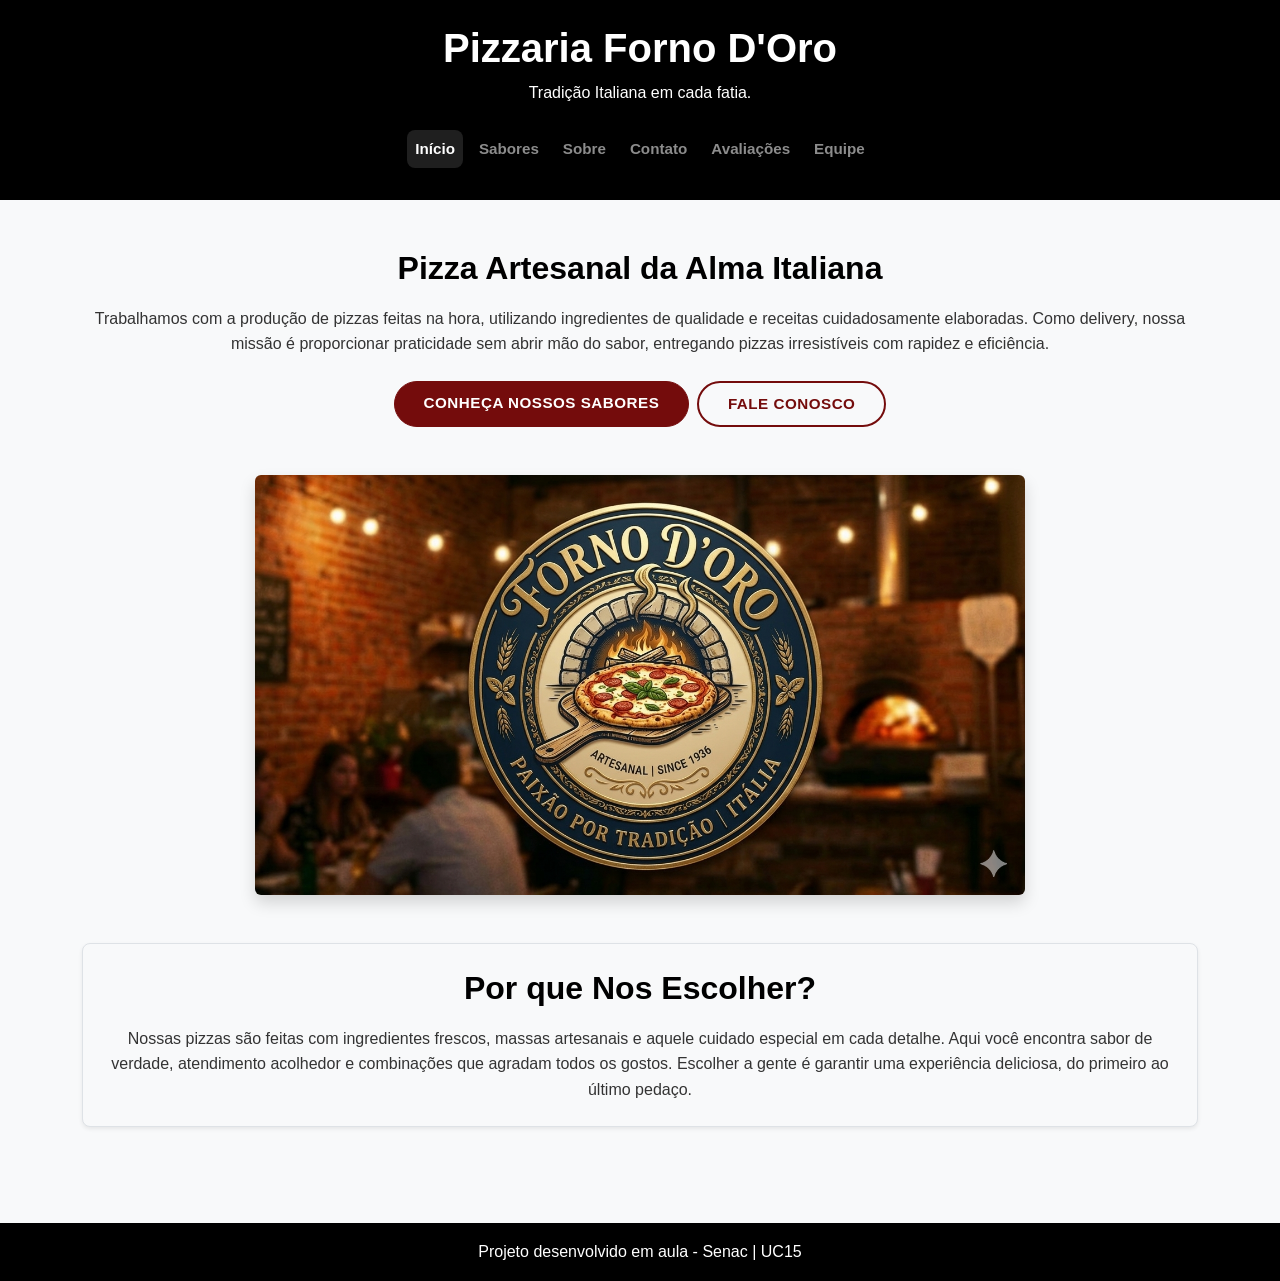
<file: index.html>
<!DOCTYPE html>
<html lang="pt-BR">
<head>
    <!--
        Define o conjunto de caracteres do documento.
        Isso garante que acentos e caracteres especiais do português apareçam corretamente.
    -->
    <meta charset="UTF-8">

    <!--
        Faz a página se adaptar à largura do dispositivo.
        Essa linha é essencial para o comportamento responsivo em celulares e tablets.
    -->
    <meta name="viewport" content="width=device-width, initial-scale=1.0">

    <!--
        Título exibido na aba do navegador.
        Como esta é a página inicial, o título indica o nome da empresa e a função da página.
    -->
    <title>Pizzaria Forno D'Oro - Início</title>

    <!--
        Conexão com o Bootstrap por CDN.
        O Bootstrap fornece classes prontas para:
        - grids
        - menus
        - botões
        - cards
        - espaçamentos
        - responsividade
    -->
    <link href="https://cdn.jsdelivr.net/npm/bootstrap@5.3.8/dist/css/bootstrap.min.css" rel="stylesheet">

    <!--
        Conexão com o CSS personalizado do projeto.
        Ele complementa o Bootstrap com ajustes próprios do site.
    -->
    <link rel="stylesheet" href="style.css">
</head>
<body>
    <!--
        CABEÇALHO DO SITE
        Aqui ficam o nome da empresa, a frase principal e o menu.
        Esse bloco é repetido nas outras páginas para manter padrão visual e navegação consistente.
    -->
    <header class="topo-site text-white py-4">
        <div class="container">
            <!-- Título principal da empresa -->
            <h1 class="text-center">Pizzaria Forno D'Oro</h1>

            <!-- Texto de apoio logo abaixo do título -->
            <p class="text-center mb-0">
               Tradição Italiana em cada fatia.
            </p>

            <!--
                MENU DE NAVEGAÇÃO PRINCIPAL
                navbar-expand-md = menu expandido em telas médias ou maiores
                navbar-dark = estilo do menu sobre fundo escuro
                mt-3 = margem superior
                aria-label = acessibilidade para leitores de tela
            -->
            <nav class="navbar navbar-expand-md navbar-dark mt-3" aria-label="Menu principal">
                <div class="container-fluid justify-content-center">
                    <!--
                        Botão visível em telas menores.
                        Ele abre e fecha o menu quando o espaço horizontal é pequeno.
                    -->
                    <button
                        class="navbar-toggler"
                        type="button"
                        data-bs-toggle="collapse"
                        data-bs-target="#menuPrincipal"
                        aria-controls="menuPrincipal"
                        aria-expanded="false"
                        aria-label="Alternar navegação"
                    >
                        <span class="navbar-toggler-icon"></span>
                    </button>

                    <!--
                        Área colapsável do menu.
                        Esse bloco aparece recolhido no celular e aberto em telas maiores.
                    -->
                    <div class="collapse navbar-collapse justify-content-center" id="menuPrincipal">
                        <ul class="navbar-nav gap-md-2 text-center">
                            <!--
                                nav-link active indica a página atual.
                                Isso ajuda o usuário a saber em qual página está.
                            -->
                            <li class="nav-item"><a class="nav-link active" href="index.html">Início</a></li>
                            <li class="nav-item"><a class="nav-link" href="sabores.html">Sabores</a></li>
                            <li class="nav-item"><a class="nav-link" href="sobre.html">Sobre</a></li>
                            <li class="nav-item"><a class="nav-link" href="contato.html">Contato</a></li>
                            <li class="nav-item"><a class="nav-link" href="avaliacoes.html">Avaliações</a></li>
                            <li class="nav-item"><a class="nav-link" href="equipe.html">Equipe</a></li>
                        </ul>
                    </div>
                </div>
            </nav>
        </div>
    </header>

    <!--
        CONTEÚDO PRINCIPAL DA PÁGINA
        main indica semanticamente o conteúdo central do documento.
    -->
    <main class="py-5">
        <!--
            SEÇÃO DE APRESENTAÇÃO
            É a primeira informação importante que o usuário visualiza ao entrar no site.
        -->
        <section class="container text-center">
            <h2 class="mb-3">Pizza Artesanal da Alma Italiana</h2>

            <!--
                intro-text é uma classe personalizada do CSS.
                Ela limita a largura do texto para melhorar a leitura em telas grandes.
            -->
            <p class="mb-4 intro-text">
               Trabalhamos com a produção de pizzas feitas na hora, utilizando ingredientes de qualidade e receitas cuidadosamente elaboradas.
            Como delivery, nossa missão é proporcionar praticidade sem abrir mão do sabor, entregando pizzas irresistíveis com rapidez e eficiência.
            </p>

            <!--
                Grupo de botões com flexbox do Bootstrap.
                d-flex = ativa layout flexível
                justify-content-center = centraliza os botões
                gap-2 = espaço entre eles
                flex-wrap = permite quebrar linha se faltar espaço
            -->
            <div class="d-flex justify-content-center gap-2 flex-wrap">
                <!-- Botão principal levando para a página de serviços -->
                <a href="sabores.html" class="btn btn-primary">Conheça nossos sabores</a>

                <!-- Botão secundário levando para contato -->
                <a href="contato.html" class="btn btn-outline-dark">Fale conosco</a>
            </div>
        </section>

        <!--
            SEÇÃO DA IMAGEM PRINCIPAL
            A imagem ajuda a enriquecer visualmente a página inicial.
        -->
        <section class="container mt-5">
            <div class="text-center">
                <img
                    src="logo.png"
                    alt="Logo da Pizzaria Forno D'Oro"
                    class="img-fluid rounded shadow hero-image"
                >
            </div>
        </section>

        <!--
            BLOCO DE DESTAQUE
            Usamos um contêiner com fundo claro para reforçar uma ideia importante da aula:
            a organização do conteúdo em páginas diferentes.
        -->
        <section class="container mt-5">
            <div class="p-4 bg-light rounded-3 shadow-sm text-center">
                <h2 class="mb-3">Por que Nos Escolher?</h2>
                <p class="mb-0">
                    Nossas pizzas são feitas com ingredientes frescos, massas artesanais e aquele cuidado especial em cada detalhe.
                    Aqui você encontra sabor de verdade, atendimento acolhedor e combinações que agradam todos os gostos.
                    Escolher a gente é garantir uma experiência deliciosa, do primeiro ao último pedaço.
                </p>
            </div>
        </section>
    </main>

    <!--
        RODAPÉ DO SITE
        Ele também se repete nas demais páginas para manter identidade visual.
    -->
    <footer class="footer-site text-white text-center py-3 mt-5">
        <p class="m-0">Projeto desenvolvido em aula - Senac | UC15</p>
    </footer>

    <!--
        JavaScript do Bootstrap.
        Ele é necessário para recursos interativos como o botão do menu responsivo.
    -->
    <script src="https://cdn.jsdelivr.net/npm/bootstrap@5.3.8/dist/js/bootstrap.bundle.min.js"></script>
</body>
</html>
</file>
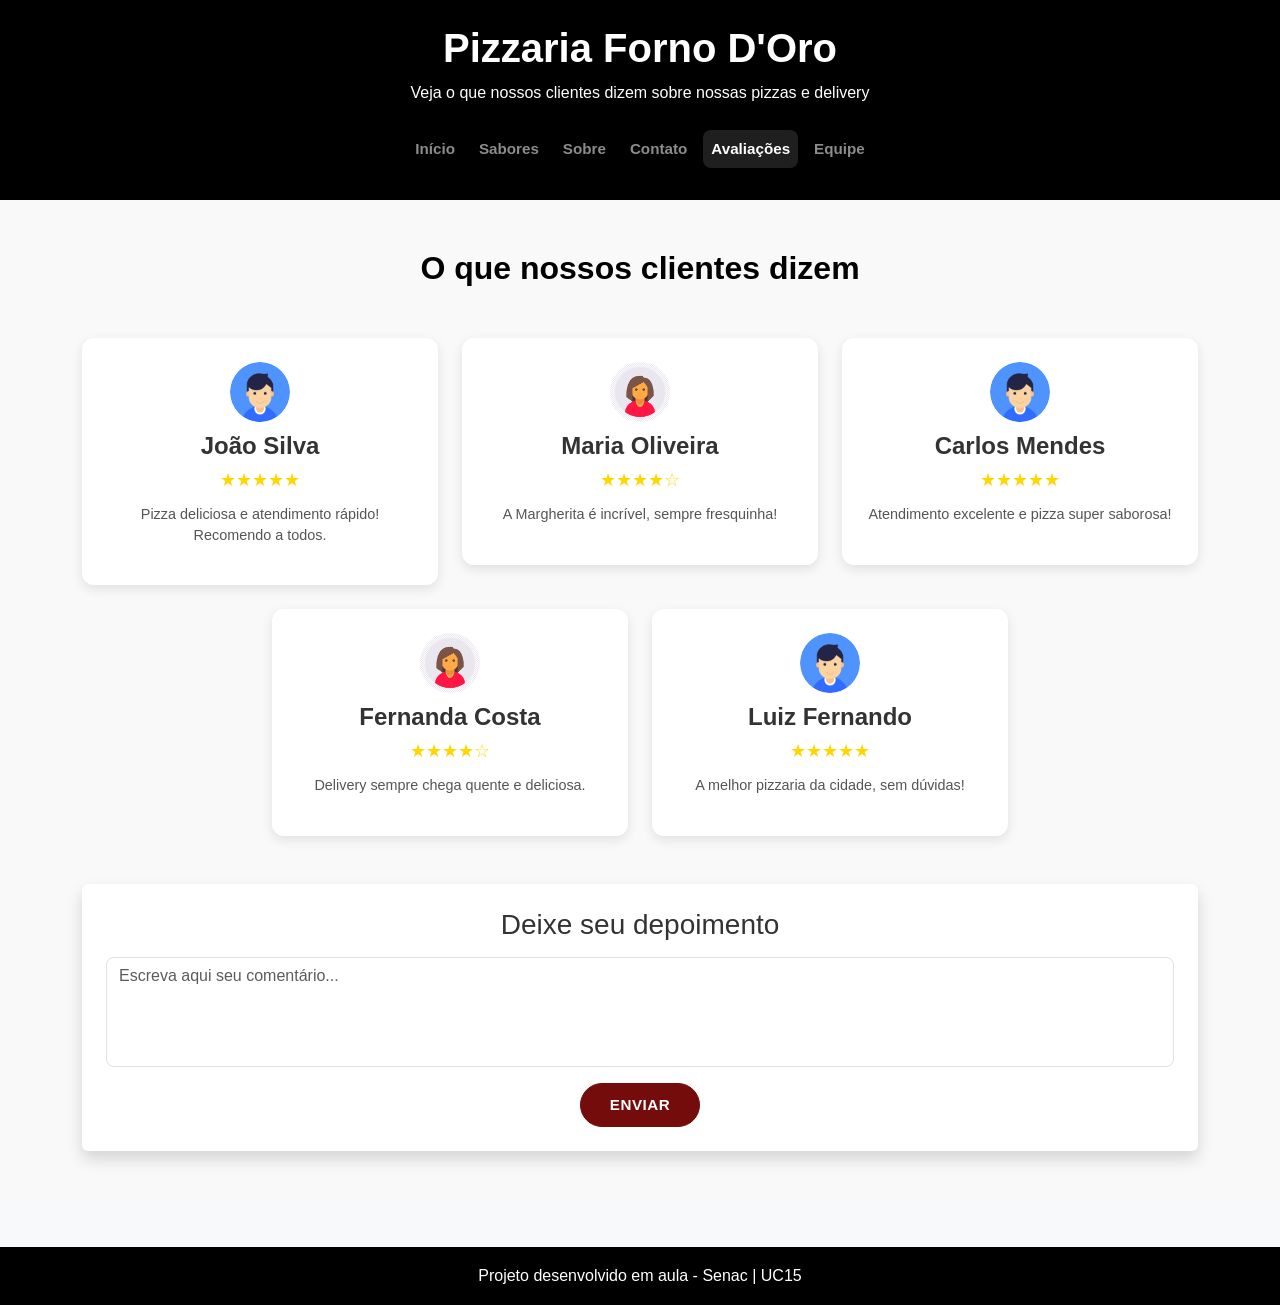
<file: avaliacoes.html>
<!DOCTYPE html>
<html lang="pt-BR">
<head>
    <meta charset="UTF-8">
    <meta name="viewport" content="width=device-width, initial-scale=1.0">
    <title>Pizzaria Forno D'Oro - Avaliações</title>

    <link href="https://cdn.jsdelivr.net/npm/bootstrap@5.3.8/dist/css/bootstrap.min.css" rel="stylesheet">
    <link rel="stylesheet" href="style.css">
</head>

<body>

<header class="topo-site text-white py-4">
    <div class="container">
        <h1 class="text-center">Pizzaria Forno D'Oro</h1>
        <p class="text-center mb-0">
            Veja o que nossos clientes dizem sobre nossas pizzas e delivery
        </p>

        <nav class="navbar navbar-expand-md navbar-dark mt-3" aria-label="Menu principal">
            <div class="container-fluid justify-content-center">

                <button class="navbar-toggler" type="button"
                    data-bs-toggle="collapse"
                    data-bs-target="#menuPrincipal">
                    <span class="navbar-toggler-icon"></span>
                </button>

                <div class="collapse navbar-collapse justify-content-center" id="menuPrincipal">
                    <ul class="navbar-nav gap-md-2 text-center">
                        <li class="nav-item"><a class="nav-link" href="index.html">Início</a></li>
                        <li class="nav-item"><a class="nav-link" href="sabores.html">Sabores</a></li>
                        <li class="nav-item"><a class="nav-link" href="sobre.html">Sobre</a></li>
                        <li class="nav-item"><a class="nav-link" href="contato.html">Contato</a></li>
                        <li class="nav-item"><a class="nav-link active" href="avaliacoes.html">Avaliações</a></li>
                        <li class="nav-item"><a class="nav-link" href="equipe.html">Equipe</a></li>
                    </ul>
                </div>

            </div>
        </nav>
    </div>
</header>

<main>

<!-- AVALIAÇÕES -->
<section class="avaliacoes-section py-5">
    <div class="container">

        <h2 class="section-title text-center mb-5">
            O que nossos clientes dizem
        </h2>

        <div class="row g-4 justify-content-center">

            <!-- 1 -->
            <div class="col-md-6 col-lg-4">
                <div class="avaliacao-card p-4 text-center">
                    <img src="menino.png" class="avatar">
                    <h4 class="cliente-name">João Silva</h4>
                    <div class="estrelas">★★★★★</div>
                    <p class="comentario">Pizza deliciosa e atendimento rápido! Recomendo a todos.</p>
                </div>
            </div>

            <!-- 2 -->
            <div class="col-md-6 col-lg-4">
                <div class="avaliacao-card p-4 text-center">
                    <img src="mulher.png" class="avatar">
                    <h4 class="cliente-name">Maria Oliveira</h4>
                    <div class="estrelas">★★★★☆</div>
                    <p class="comentario">A Margherita é incrível, sempre fresquinha!</p>
                </div>
            </div>

            <!-- 3 -->
            <div class="col-md-6 col-lg-4">
                <div class="avaliacao-card p-4 text-center">
                    <img src="menino.png" class="avatar">
                    <h4 class="cliente-name">Carlos Mendes</h4>
                    <div class="estrelas">★★★★★</div>
                    <p class="comentario">Atendimento excelente e pizza super saborosa!</p>
                </div>
            </div>

            <!-- 4 -->
            <div class="col-md-6 col-lg-4">
                <div class="avaliacao-card p-4 text-center">
                    <img src="mulher.png" class="avatar">
                    <h4 class="cliente-name">Fernanda Costa</h4>
                    <div class="estrelas">★★★★☆</div>
                    <p class="comentario">Delivery sempre chega quente e deliciosa.</p>
                </div>
            </div>

            <!-- 5 -->
            <div class="col-md-6 col-lg-4">
                <div class="avaliacao-card p-4 text-center">
                    <img src="menino.png" class="avatar">
                    <h4 class="cliente-name">Luiz Fernando</h4>
                    <div class="estrelas">★★★★★</div>
                    <p class="comentario">A melhor pizzaria da cidade, sem dúvidas!</p>
                </div>
            </div>

        </div>

        <!-- FORMULÁRIO DE COMENTÁRIO -->
        <div class="comentario-box mt-5 p-4 shadow rounded">
            <h3 class="text-center mb-3">Deixe seu depoimento</h3>

            <textarea class="form-control mb-3" rows="4"
                placeholder="Escreva aqui seu comentário..."></textarea>

            <div class="text-center">
                <button class="btn btn-primary">Enviar</button>
            </div>
        </div>

    </div>
</section>

</main>

<footer class="footer-site text-white text-center py-3 mt-5">
    <p class="m-0">Projeto desenvolvido em aula - Senac | UC15</p>
</footer>

<script src="https://cdn.jsdelivr.net/npm/bootstrap@5.3.8/dist/js/bootstrap.bundle.min.js"></script>

</body>
</html>
</file>
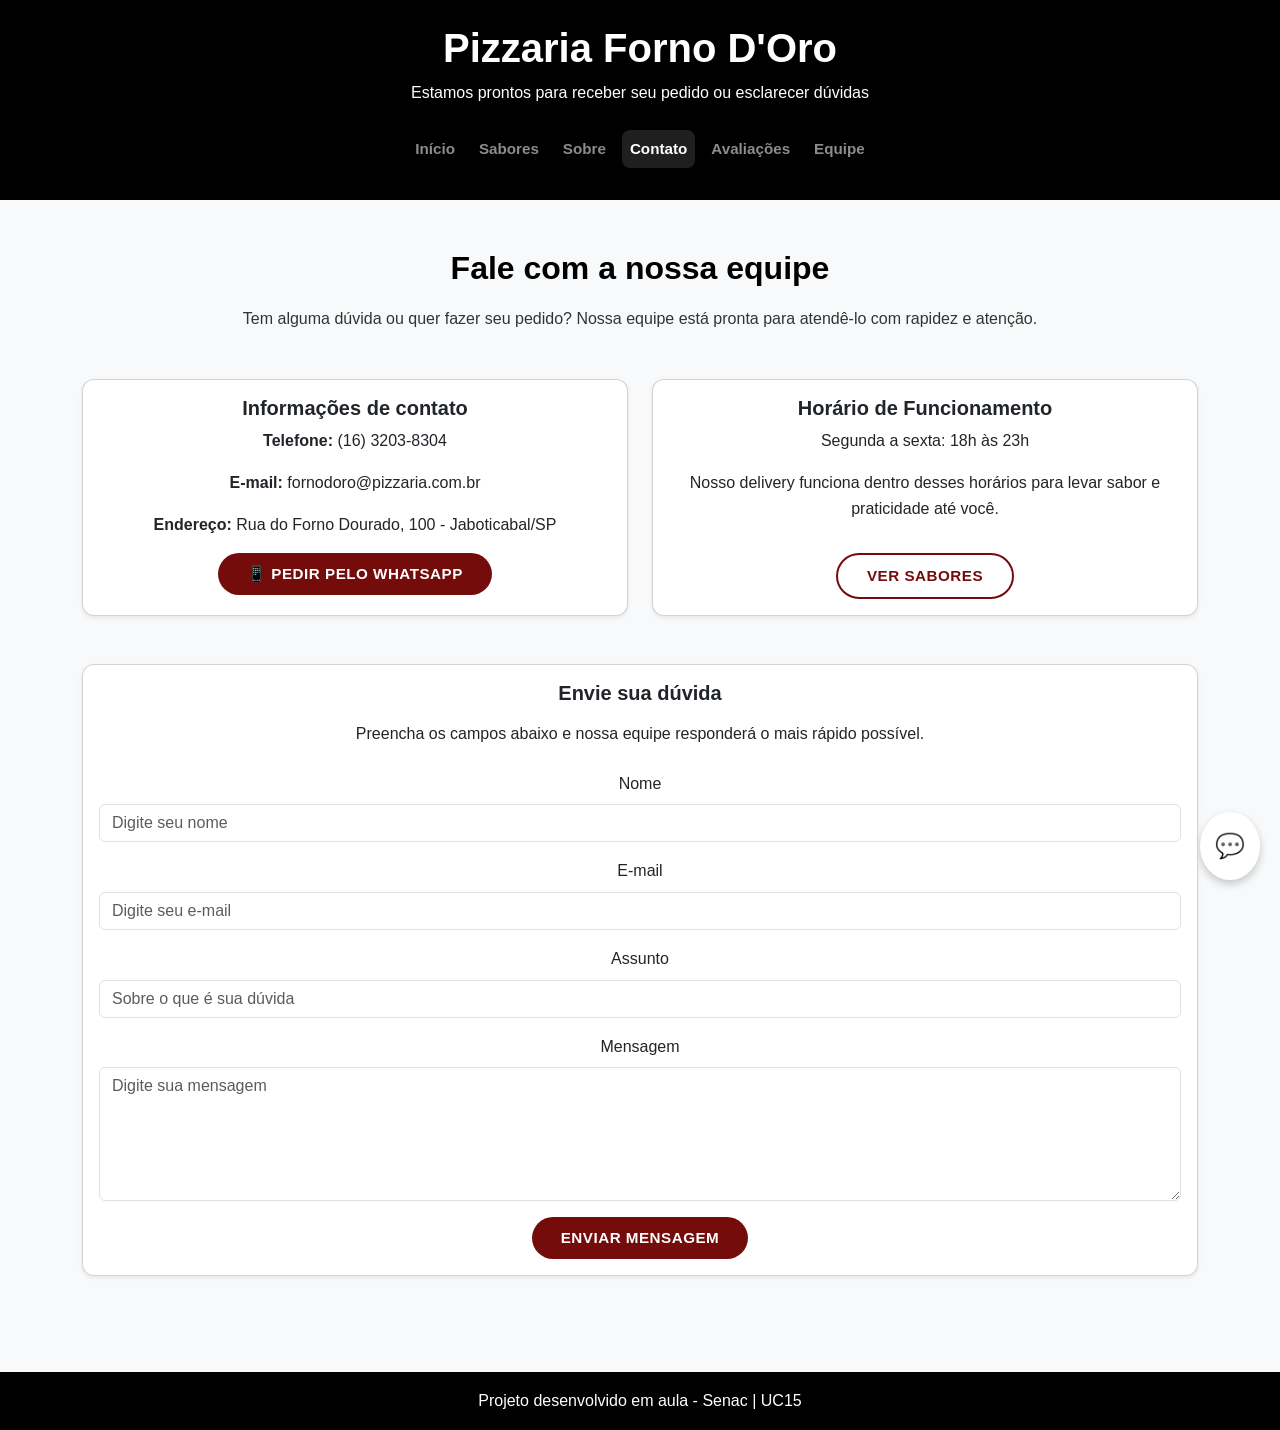
<file: contato.html>
<!DOCTYPE html>
<html lang="pt-BR">
<head>
    <meta charset="UTF-8">
    <meta name="viewport" content="width=device-width, initial-scale=1.0">
    <title>Pizzaria Forno D'Oro - Contato</title>

    <link href="https://cdn.jsdelivr.net/npm/bootstrap@5.3.8/dist/css/bootstrap.min.css" rel="stylesheet">
    <link rel="stylesheet" href="style.css">
</head>

<body>

<!-- WhatsApp (CORRIGIDO: agora dentro do body) -->
<a href="https://wa.me/551632038304?text=Olá!%20Gostaria%20de%20fazer%20um%20pedido."
   class="whatsapp-float"
   target="_blank">
   💬
</a>

<header class="topo-site text-white py-4">
    <div class="container">
        <h1 class="text-center">Pizzaria Forno D'Oro</h1>
        <p class="text-center mb-0">
            Estamos prontos para receber seu pedido ou esclarecer dúvidas
        </p>

        <nav class="navbar navbar-expand-md navbar-dark mt-3" aria-label="Menu principal">
            <div class="container-fluid justify-content-center">

                <button class="navbar-toggler" type="button"
                    data-bs-toggle="collapse"
                    data-bs-target="#menuPrincipal"
                    aria-controls="menuPrincipal"
                    aria-expanded="false"
                    aria-label="Alternar navegação">
                    <span class="navbar-toggler-icon"></span>
                </button>

                <div class="collapse navbar-collapse justify-content-center" id="menuPrincipal">
                    <ul class="navbar-nav gap-md-2 text-center">
                        <li class="nav-item"><a class="nav-link" href="index.html">Início</a></li>
                        <li class="nav-item"><a class="nav-link" href="sabores.html">Sabores</a></li>
                        <li class="nav-item"><a class="nav-link" href="sobre.html">Sobre</a></li>
                        <li class="nav-item"><a class="nav-link active" href="contato.html">Contato</a></li>
                        <li class="nav-item"><a class="nav-link" href="avaliacoes.html">Avaliações</a></li>
                        <li class="nav-item"><a class="nav-link" href="equipe.html">Equipe</a></li>
                    </ul>
                </div>

            </div>
        </nav>
    </div>
</header>

<main class="py-5">

    <!-- Introdução -->
    <section class="container text-center mb-5">
        <h2 class="mb-3">Fale com a nossa equipe</h2>
        <p class="intro-text mx-auto">
            Tem alguma dúvida ou quer fazer seu pedido?
            Nossa equipe está pronta para atendê-lo com rapidez e atenção.
        </p>
    </section>

    <!-- Informações -->
    <section class="container">
        <div class="row g-4">

            <div class="col-md-6">
                <div class="card h-100 shadow-sm">
                    <div class="card-body">
                        <h3 class="card-title h5">Informações de contato</h3>

                        <p class="card-text"><strong>Telefone:</strong> (16) 3203-8304</p>
                        <p class="card-text"><strong>E-mail:</strong> fornodoro@pizzaria.com.br</p>
                        <p class="card-text mb-0"><strong>Endereço:</strong> Rua do Forno Dourado, 100 - Jaboticabal/SP</p>

                        <a href="https://wa.me/551632038304?text=Olá!%20Gostaria%20de%20fazer%20um%20pedido."
                           target="_blank"
                           class="btn btn-whatsapp rounded-pill mt-3">
                           📱 Pedir pelo WhatsApp
                        </a>
                    </div>
                </div>
            </div>

            <div class="col-md-6">
                <div class="card h-100 shadow-sm">
                    <div class="card-body">
                        <h3 class="card-title h5">Horário de Funcionamento</h3>

                        <p class="card-text">Segunda a sexta: 18h às 23h</p>
                        <p class="card-text">
                            Nosso delivery funciona dentro desses horários para levar sabor e praticidade até você.
                        </p>

                        <a href="sabores.html" class="btn btn-outline-dark rounded-pill mt-3">
                            Ver Sabores
                        </a>
                    </div>
                </div>
            </div>

        </div>
    </section>

    <!-- FORMULÁRIO (AGORA DENTRO DO MAIN) -->
    <section class="container mt-5">
        <div class="card shadow-sm">
            <div class="card-body">

                <h3 class="card-title h5 mb-3">Envie sua dúvida</h3>
                <p class="mb-4">Preencha os campos abaixo e nossa equipe responderá o mais rápido possível.</p>

                <form>

                    <div class="mb-3">
                        <label class="form-label">Nome</label>
                        <input type="text" class="form-control" placeholder="Digite seu nome" required>
                    </div>

                    <div class="mb-3">
                        <label class="form-label">E-mail</label>
                        <input type="email" class="form-control" placeholder="Digite seu e-mail" required>
                    </div>

                    <div class="mb-3">
                        <label class="form-label">Assunto</label>
                        <input type="text" class="form-control" placeholder="Sobre o que é sua dúvida" required>
                    </div>

                    <div class="mb-3">
                        <label class="form-label">Mensagem</label>
                        <textarea class="form-control" rows="5" placeholder="Digite sua mensagem" required></textarea>
                    </div>

                    <button type="submit" class="btn btn-custom rounded-pill">
                        Enviar mensagem
                    </button>

                </form>

            </div>
        </div>
    </section>

</main>

<footer class="footer-site text-white text-center py-3 mt-5">
    <p class="m-0">Projeto desenvolvido em aula - Senac | UC15</p>
</footer>

<script src="https://cdn.jsdelivr.net/npm/bootstrap@5.3.8/dist/js/bootstrap.bundle.min.js"></script>

</body>
</html>
</file>
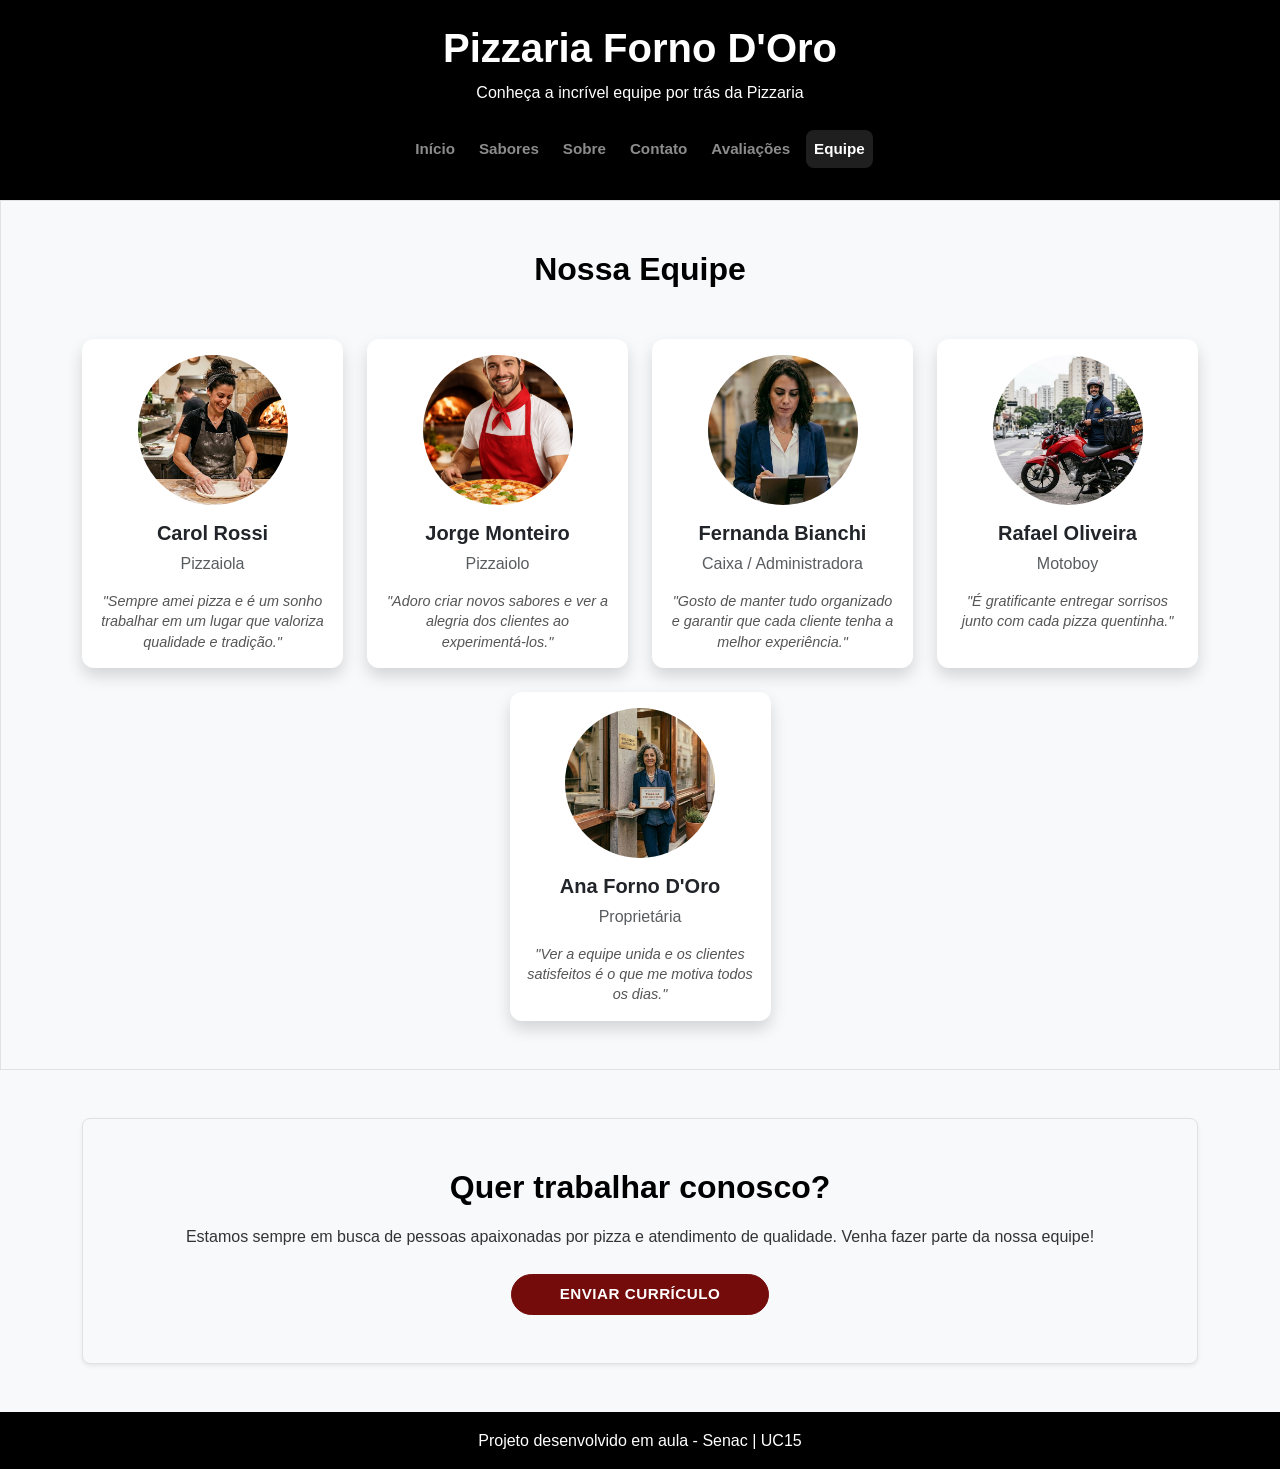
<file: equipe.html>
<!DOCTYPE html>
<html lang="pt-BR">
<head>
    <meta charset="UTF-8">
    <meta name="viewport" content="width=device-width, initial-scale=1.0">
    <title>Pizzaria Forno D'Oro - Equipe</title>

    <link href="https://cdn.jsdelivr.net/npm/bootstrap@5.3.8/dist/css/bootstrap.min.css" rel="stylesheet">
    <link rel="stylesheet" href="style.css">
</head>

<body>

<header class="topo-site text-white py-4">
    <div class="container">
        <h1 class="text-center">Pizzaria Forno D'Oro</h1>
        <p class="text-center mb-0">
            Conheça a incrível equipe por trás da Pizzaria
        </p>

        <nav class="navbar navbar-expand-md navbar-dark mt-3" aria-label="Menu principal">
            <div class="container-fluid justify-content-center">

                <button class="navbar-toggler" type="button"
                    data-bs-toggle="collapse"
                    data-bs-target="#menuPrincipal">
                    <span class="navbar-toggler-icon"></span>
                </button>

                <div class="collapse navbar-collapse justify-content-center" id="menuPrincipal">
                    <ul class="navbar-nav gap-md-2 text-center">
                        <li class="nav-item"><a class="nav-link" href="index.html">Início</a></li>
                        <li class="nav-item"><a class="nav-link" href="sabores.html">Sabores</a></li>
                        <li class="nav-item"><a class="nav-link" href="sobre.html">Sobre</a></li>
                        <li class="nav-item"><a class="nav-link" href="contato.html">Contato</a></li>
                        <li class="nav-item"><a class="nav-link" href="avaliacoes.html">Avaliações</a></li>
                        <li class="nav-item"><a class="nav-link active" href="equipe.html">Equipe</a></li>
                    </ul>
                </div>

            </div>
        </nav>
    </div>
</header>

<main>

<!-- EQUIPE -->
<section class="py-5 bg-light">
    <div class="container">

        <h2 class="text-center mb-5">Nossa Equipe</h2>

        <div class="row justify-content-center g-4">

            <!-- CARD 1 -->
            <div class="col-sm-6 col-md-4 col-lg-3 text-center">
                <div class="card border-0 shadow h-100">
                    <img src="pizzaola.jpg" class="card-img-top rounded-circle mx-auto mt-3"
                        style="width:150px; height:150px; object-fit:cover;">
                    <div class="card-body">
                        <h5 class="card-title">Carol Rossi</h5>
                        <p class="card-text text-muted">Pizzaiola</p>
                        <p class="card-text fst-italic small">
                            "Sempre amei pizza e é um sonho trabalhar em um lugar que valoriza qualidade e tradição."
                        </p>
                    </div>
                </div>
            </div>

            <!-- CARD 2 -->
            <div class="col-sm-6 col-md-4 col-lg-3 text-center">
                <div class="card border-0 shadow h-100">
                    <img src="pizzaolo.png" class="card-img-top rounded-circle mx-auto mt-3"
                        style="width:150px; height:150px; object-fit:cover;">
                    <div class="card-body">
                        <h5 class="card-title">Jorge Monteiro</h5>
                        <p class="card-text text-muted">Pizzaiolo</p>
                        <p class="card-text fst-italic small">
                            "Adoro criar novos sabores e ver a alegria dos clientes ao experimentá-los."
                        </p>
                    </div>
                </div>
            </div>

            <!-- CARD 3 -->
            <div class="col-sm-6 col-md-4 col-lg-3 text-center">
                <div class="card border-0 shadow h-100">
                    <img src="caixa.png" class="card-img-top rounded-circle mx-auto mt-3"
                        style="width:150px; height:150px; object-fit:cover;">
                    <div class="card-body">
                        <h5 class="card-title">Fernanda Bianchi</h5>
                        <p class="card-text text-muted">Caixa / Administradora</p>
                        <p class="card-text fst-italic small">
                            "Gosto de manter tudo organizado e garantir que cada cliente tenha a melhor experiência."
                        </p>
                    </div>
                </div>
            </div>

            <!-- CARD 4 -->
            <div class="col-sm-6 col-md-4 col-lg-3 text-center">
                <div class="card border-0 shadow h-100">
                    <img src="motoboi.png" class="card-img-top rounded-circle mx-auto mt-3"
                        style="width:150px; height:150px; object-fit:cover;">
                    <div class="card-body">
                        <h5 class="card-title">Rafael Oliveira</h5>
                        <p class="card-text text-muted">Motoboy</p>
                        <p class="card-text fst-italic small">
                            "É gratificante entregar sorrisos junto com cada pizza quentinha."
                        </p>
                    </div>
                </div>
            </div>

            <!-- CARD 5 -->
            <div class="col-sm-6 col-md-4 col-lg-3 text-center">
                <div class="card border-0 shadow h-100">
                    <img src="dona.jpg" class="card-img-top rounded-circle mx-auto mt-3"
                        style="width:150px; height:150px; object-fit:cover;">
                    <div class="card-body">
                        <h5 class="card-title">Ana Forno D'Oro</h5>
                        <p class="card-text text-muted">Proprietária</p>
                        <p class="card-text fst-italic small">
                            "Ver a equipe unida e os clientes satisfeitos é o que me motiva todos os dias."
                        </p>
                    </div>
                </div>
            </div>

        </div>
    </div>
</section>

<!-- BLOCO FINAL -->
<section class="container mt-5">
    <div class="p-5 bg-light rounded-3 shadow-sm text-center">

        <h2 class="mb-3">Quer trabalhar conosco?</h2>

        <p class="mb-4">
            Estamos sempre em busca de pessoas apaixonadas por pizza e atendimento de qualidade.
            Venha fazer parte da nossa equipe!
        </p>

        <a href="contato.html" class="btn btn-primary btn-lg rounded-pill px-5 py-2">
            Enviar Currículo
        </a>

    </div>
</section>

</main>

<footer class="footer-site text-white text-center py-3 mt-5">
    <p class="m-0">Projeto desenvolvido em aula - Senac | UC15</p>
</footer>

<script src="https://cdn.jsdelivr.net/npm/bootstrap@5.3.8/dist/js/bootstrap.bundle.min.js"></script>

</body>
</html>
</file>
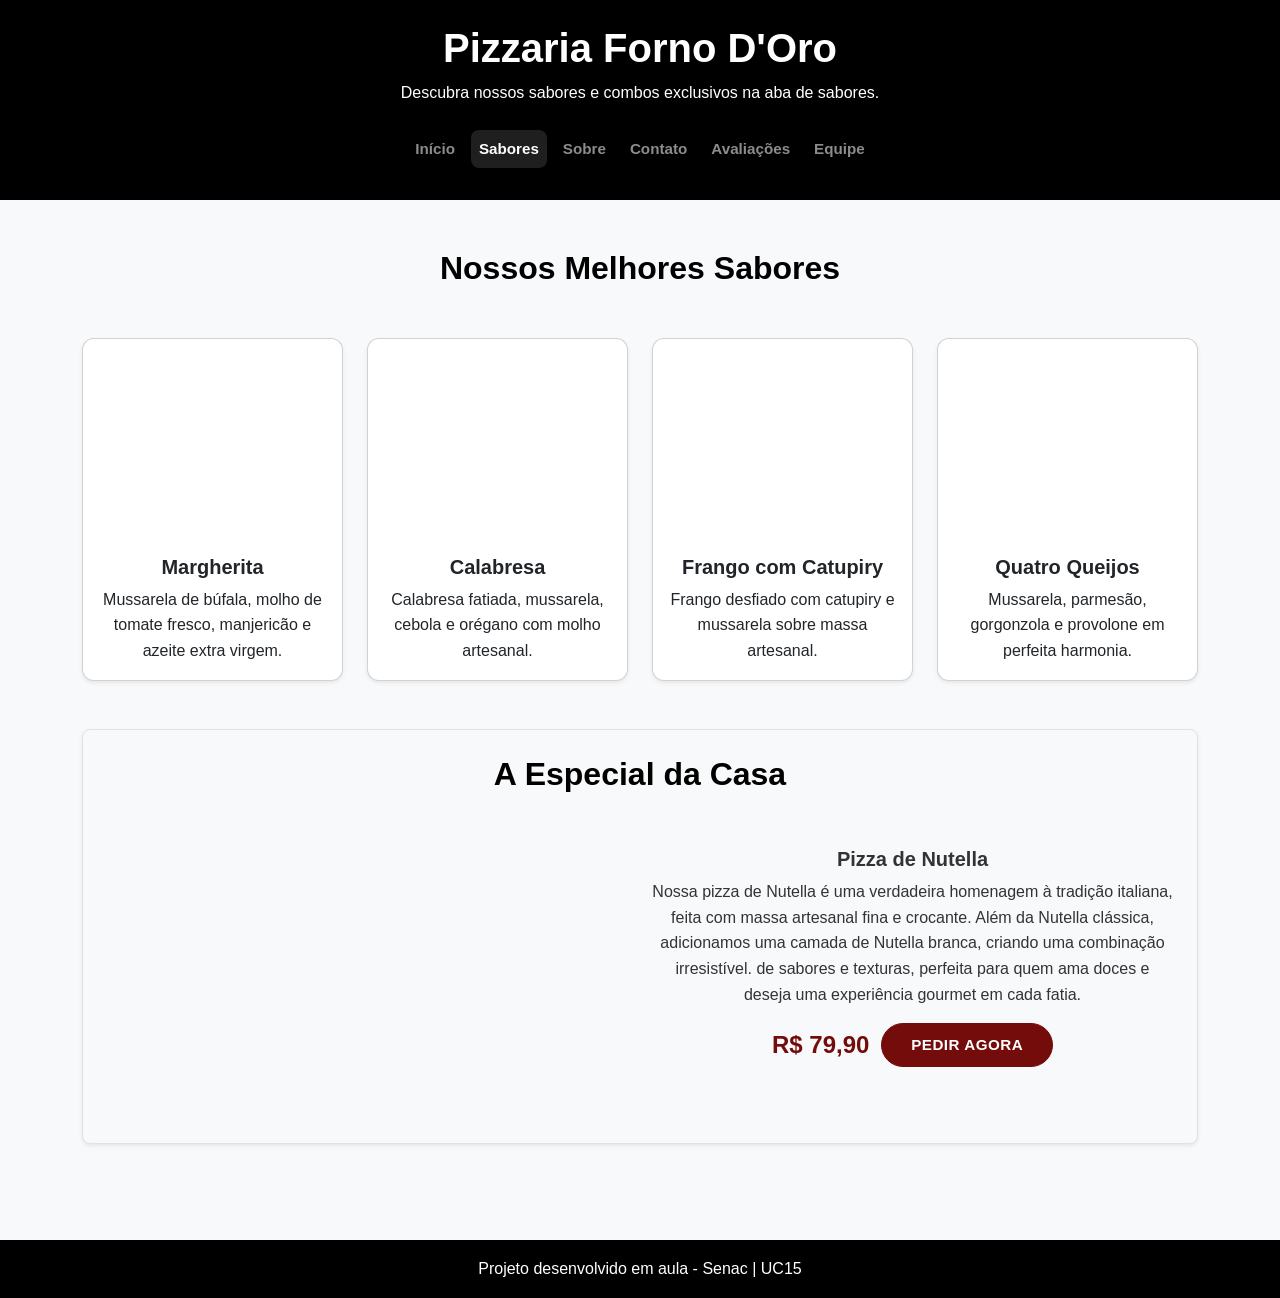
<file: sabores.html>
<!DOCTYPE html>
<html lang="pt-BR">
<head>
    <meta charset="UTF-8">
    <meta name="viewport" content="width=device-width, initial-scale=1.0">
    <title>Pizzaria Forno D'Oro - Sabores</title>

    <link href="https://cdn.jsdelivr.net/npm/bootstrap@5.3.8/dist/css/bootstrap.min.css" rel="stylesheet">
    <link rel="stylesheet" href="style.css">
</head>
<body>

<header class="topo-site text-white py-4">
    <div class="container">
        <h1 class="text-center">Pizzaria Forno D'Oro</h1>
        <p class="text-center mb-0">
            Descubra nossos sabores e combos exclusivos na aba de sabores.
        </p>

        <nav class="navbar navbar-expand-md navbar-dark mt-3">
            <div class="container-fluid justify-content-center">

                <button class="navbar-toggler" type="button" data-bs-toggle="collapse" data-bs-target="#menuPrincipal">
                    <span class="navbar-toggler-icon"></span>
                </button>

                <div class="collapse navbar-collapse justify-content-center" id="menuPrincipal">
                    <ul class="navbar-nav gap-md-2 text-center">
                        <li class="nav-item"><a class="nav-link" href="index.html">Início</a></li>
                        <li class="nav-item"><a class="nav-link active" href="sabores.html">Sabores</a></li>
                        <li class="nav-item"><a class="nav-link" href="sobre.html">Sobre</a></li>
                        <li class="nav-item"><a class="nav-link" href="contato.html">Contato</a></li>
                        <li class="nav-item"><a class="nav-link" href="avaliacoes.html">Avaliações</a></li>
                        <li class="nav-item"><a class="nav-link" href="equipe.html">Equipe</a></li>
                    </ul>
                </div>

            </div>
        </nav>
    </div>
</header>

<main class="py-5">

    <!-- Título -->
    <section class="container text-center mb-5">
        <h2 class="mb-3">Nossos Melhores Sabores</h2>
    </section>

    <!-- Cards -->
    <section class="container">
        <div class="row g-4">

            <!-- Margherita -->
            <div class="col-md-3">
                <div class="card h-100 shadow-sm">
                    <div style="height:200px; background:url('https://www.galbani.com.br/wp-content/uploads/2025/09/Por-que-a-pizza-marguerita-voltou-a-ser-tendencia-entre-os-pizzalovers.jpg') center/cover;"></div>
                    <div class="card-body">
                        <h3 class="card-title h5">Margherita</h3>
                        <p class="card-text">
                            Mussarela de búfala, molho de tomate fresco, manjericão e azeite extra virgem.
                        </p>
                    </div>
                </div>
            </div>

            <!-- Calabresa -->
            <div class="col-md-3">
                <div class="card h-100 shadow-sm">
                    <div style="height:200px; background:url('https://cdn0.tudoreceitas.com/pt/posts/9/8/3/pizza_calabresa_e_mussarela_4389_orig.jpg') center/cover;"></div>
                    <div class="card-body">
                        <h3 class="card-title h5">Calabresa</h3>
                        <p class="card-text">
                            Calabresa fatiada, mussarela, cebola e orégano com molho artesanal.
                        </p>
                    </div>
                </div>
            </div>

            <!-- Frango -->
            <div class="col-md-3">
                <div class="card h-100 shadow-sm">
                    <div style="height:200px; background:url('https://blog.fornettostore.com.br/wp-content/uploads/2025/03/blog-receita-frango-catupiry.jpg.webp') center/cover;"></div>
                    <div class="card-body">
                        <h3 class="card-title h5">Frango com Catupiry</h3>
                        <p class="card-text">
                            Frango desfiado com catupiry e mussarela sobre massa artesanal.
                        </p>
                    </div>
                </div>
            </div>

            <!-- 4 Queijos -->
            <div class="col-md-3">
                <div class="card h-100 shadow-sm">
                    <div style="height:200px; background:url('https://www.portalumami.com.br/app/uploads/2021/07/Pizza-4-queijos.jpg') center/cover;"></div>
                    <div class="card-body">
                        <h3 class="card-title h5">Quatro Queijos</h3>
                        <p class="card-text">
                            Mussarela, parmesão, gorgonzola e provolone em perfeita harmonia.
                        </p>
                    </div>
                </div>
            </div>

        </div>
    </section>

    <!-- Especial -->
    <section class="container mt-5">
        <div class="p-4 bg-light rounded-3 shadow-sm text-center">
            <h2 class="mb-4">A Especial da Casa</h2>

            <div class="row align-items-center g-4">

                <div class="col-md-6">
                    <div style="height:300px; background:url('https://brasiliaetc.com.br/wp-content/uploads/2026/03/Alba-Kinder-Bueno.jpg') center/cover; border-radius:8px;"></div>
                </div>

                <div class="col-md-6 mb-4">
                    <h3 class="h5 mb-2 fw-bold">Pizza de Nutella</h3>
                    <p>Nossa pizza de Nutella é uma verdadeira homenagem à tradição italiana, feita com massa artesanal
                        fina e crocante. Além da Nutella clássica, adicionamos uma camada de Nutella branca, criando uma combinação irresistível.
                        de sabores e texturas, perfeita para quem ama doces e deseja uma experiência gourmet em cada fatia.
                    </p>

                    <div class="acao-pedido"> 
                        <span class="preco">R$ 79,90</span> 
                        <a href="contato.html" class="btn btn-primary">Pedir Agora</a> 
                    </div>
                </div>
            </div>
        </div>
    </section>

</main>

<footer class="footer-site text-white text-center py-3 mt-5">
    <p class="m-0">Projeto desenvolvido em aula - Senac | UC15</p>
</footer>

<script src="https://cdn.jsdelivr.net/npm/bootstrap@5.3.8/dist/js/bootstrap.bundle.min.js"></script>

</body>
</html>
</file>
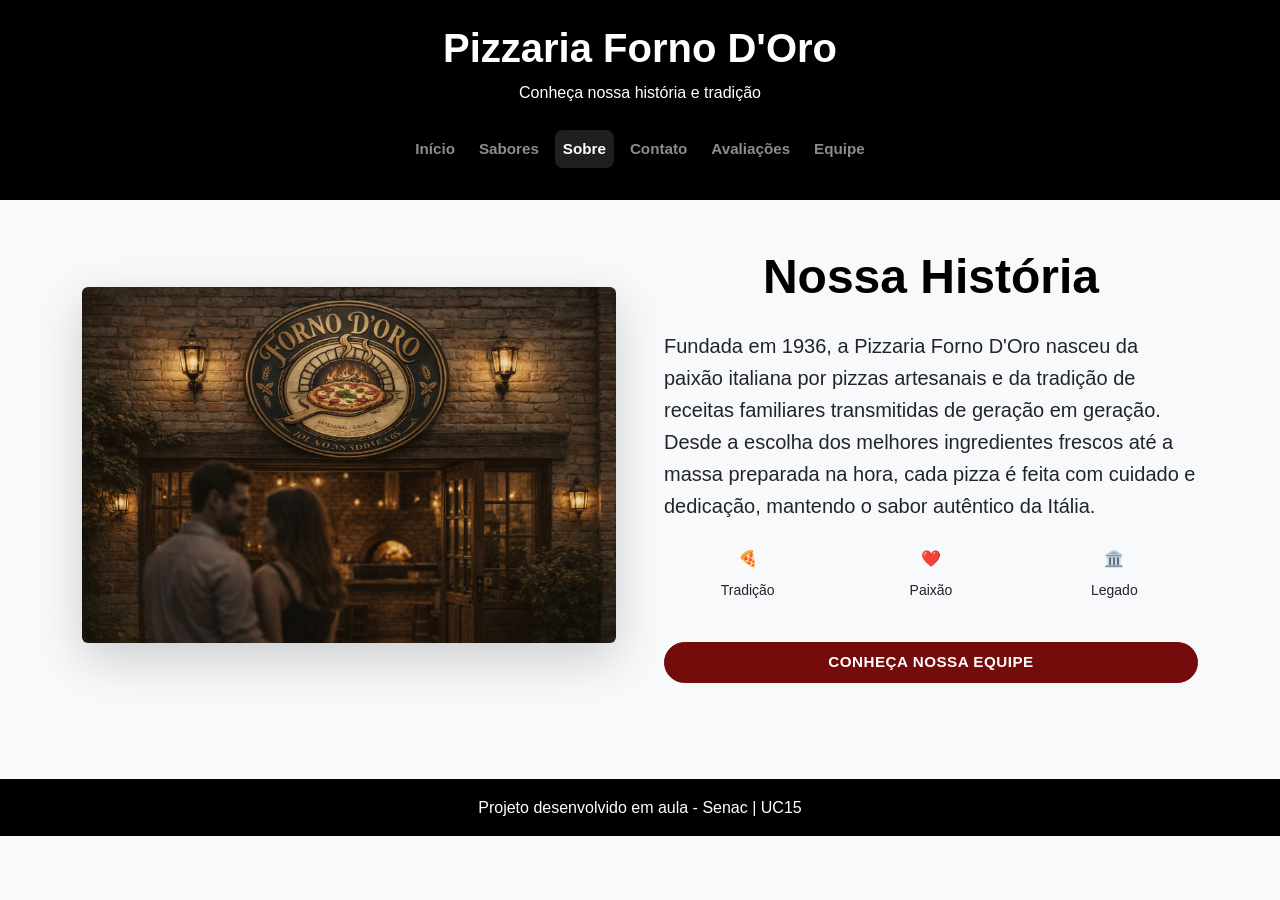
<file: sobre.html>
<!DOCTYPE html>
<html lang="pt-BR">
<head>
    <!-- Permite caracteres especiais em português -->
    <meta charset="UTF-8">

    <!-- Faz a página responder melhor em diferentes dispositivos -->
    <meta name="viewport" content="width=device-width, initial-scale=1.0">

    <!-- Título da página sobre -->
    <title>Pizzaria Forno D'Oro - Sobre</title>

    <!-- Bootstrap para estilos e componentes prontos -->
    <link href="https://cdn.jsdelivr.net/npm/bootstrap@5.3.8/dist/css/bootstrap.min.css" rel="stylesheet">

    <!-- Folha de estilos personalizada -->
    <link rel="stylesheet" href="style.css">
</head>
<main>
    <!-- Cabeçalho padrão do projeto -->
    <header class="topo-site text-white py-4">
        <div class="container">
            <h1 class="text-center">Pizzaria Forno D'Oro</h1>
            <p class="text-center mb-0">
                Conheça nossa história e tradição
            </p>

            <!-- Menu principal compartilhado entre todas as páginas -->
            <nav class="navbar navbar-expand-md navbar-dark mt-3" aria-label="Menu principal">
                <div class="container-fluid justify-content-center">
                    <button
                        class="navbar-toggler"
                        type="button"
                        data-bs-toggle="collapse"
                        data-bs-target="#menuPrincipal"
                        aria-controls="menuPrincipal"
                        aria-expanded="false"
                        aria-label="Alternar navegação"
                    >
                        <span class="navbar-toggler-icon"></span>
                    </button>

                    <div class="collapse navbar-collapse justify-content-center" id="menuPrincipal">
                        <ul class="navbar-nav gap-md-2 text-center">
                            <li class="nav-item"><a class="nav-link" href="index.html">Início</a></li>
                            <li class="nav-item"><a class="nav-link" href="sabores.html">Sabores</a></li>
                            <li class="nav-item"><a class="nav-link active" href="sobre.html">Sobre</a></li>
                            <li class="nav-item"><a class="nav-link" href="contato.html">Contato</a></li>
                            <li class="nav-item"><a class="nav-link" href="avaliacoes.html">Avaliações</a></li>
                            <li class="nav-item"><a class="nav-link" href="equipe.html">Equipe</a></li>
                        </ul>
                    </div>
                </div>
            </nav>
        </div>
    </header>

    <main>

    
        <section class="sobre-section py-5">
  <div class="container">
    <div class="row align-items-center g-5">
      <!-- Coluna esquerda: Fachada -->
      <div class="col-lg-6">
        <img src="Image.png" alt="Fachada da Pizzaria" class="img-fluid rounded shadow-lg">
      </div>

      <!-- Coluna direita: História -->
      <div class="col-lg-6 text-dark">
        <h2 class="display-5 fw-bold mb-4">Nossa História</h2>
        <p class="lead mb-4">
          Fundada em 1936, a Pizzaria Forno D'Oro nasceu da paixão italiana por pizzas artesanais e da tradição de receitas familiares transmitidas de geração em geração.  
          Desde a escolha dos melhores ingredientes frescos até a massa preparada na hora, cada pizza é feita com cuidado e dedicação, mantendo o sabor autêntico da Itália.
        </p>

        <div class="row g-3 mb-4">
          <div class="col-4 text-center">
            <div class="icon-circle bounce">
              🍕
            </div>
            <p class="small mt-2">Tradição</p>
          </div>
          <div class="col-4 text-center">
            <div class="icon-circle bounce">
              ❤️
            </div>
            <p class="small mt-2">Paixão</p>
          </div>
          <div class="col-4 text-center">
            <div class="icon-circle bounce">
              🏛️
            </div>
            <p class="small mt-2">Legado</p>
          </div>
        </div>

        <a href="equipe.html" class="btn btn-primary btn-lg rounded-pill px-5 py-2 d-block mx-auto">Conheça Nossa Equipe</a>   
      </div>
    </div>
  </div>
</section>

    </main>
    <footer class="footer-site text-white text-center py-3 mt-5">
      <p class="m-0">Projeto desenvolvido em aula - Senac | UC15</p>
    </footer>

    <!-- JavaScript do Bootstrap -->
    <script src="https://cdn.jsdelivr.net/npm/bootstrap@5.3.8/dist/js/bootstrap.bundle.min.js"></script>

</body>
</html>
</file>
<file: style.css>
/* =============================
   ESTILO PADRÃO E TIPOGRAFIA
   ============================= */

/* Fonte principal e cores básicas */
body {
    font-family: 'Arial', sans-serif;
    font-weight: 400;
    font-size: 16px;
    line-height: 1.6;
    color: #333;
    background-color: #f8f9fa;
}

.topo-site {
    background-color: #000;
}
/* Rolagem suave */
html {
    scroll-behavior: smooth;
}

/* Título principal */
h1 {
    font-weight: 700;
    font-size: 2.5rem; /* ~40px */
    text-align: center;
    line-height: 1.2;
}

/* Subtítulos / seções */
h2 {
    font-weight: 600;
    font-size: 2rem; /* ~32px */
    text-align: center;
    line-height: 1.3;
    color: #000;
}

/* Títulos dos cards (nomes dos membros) */
.card-title {
    font-weight: 700;
    font-size: 1.25rem; /* ~20px */
    line-height: 1.2;
}

/* Cargos / funções nos cards */
.card-text.text-muted {
    font-weight: 500;
    font-size: 1rem; /* ~16px */
    line-height: 1.4;
}

/* Depoimentos / descrições dos membros */
.card-text.fst-italic,
.comentario {
    font-weight: 400;
    font-size: 0.9rem; /* ~14px */
    color: #555;
    line-height: 1.4;
}

/* Texto de introdução ou listas */
.intro-text,
.simple-list li {
    font-size: 1rem;
    line-height: 1.6;
}

/* =============================
   ESTILO DE CARDS
   ============================= */

.card {
    transition: transform 0.3s ease, box-shadow 0.3s ease;
    border-radius: 12px;
}

.card:hover {
    transform: translateY(-5px);
    box-shadow: 0 8px 18px rgba(0, 0, 0, 0.12);
}

.card-body {
    text-align: center;
}

.bg-light {
    border: 1px solid #dee2e6;
}

.hero-image,
img {
    max-height: 420px;
    object-fit: cover;
}

/* =============================
   BOTÕES
   ============================= */

.btn {
    border-radius: 50px;
    padding: 0.6rem 1.8rem;
    font-weight: 600;
    font-size: 0.95rem; /* ~15px */
    text-transform: uppercase;
    letter-spacing: 0.5px;
    transition: all 0.3s ease;
}

.btn-primary {
    background-color: #740c0c;
    border-color: #740c0c;
    color: #fff;
}

.btn-primary:hover {
    background-color: #5a0909;
    border-color: #5a0909;
    transform: translateY(-3px);
    box-shadow: 0 6px 15px rgba(0,0,0,0.25);
}

.btn-outline-dark {
    border: 2px solid #740c0c;
    color: #740c0c;
}

.btn-outline-dark:hover {
    background-color: #740c0c;
    color: #fff;
    border-color: #740c0c;
    transform: translateY(-3px);
    box-shadow: 0 6px 15px rgba(0,0,0,0.25);
}

/* Botões customizados */
.btn-custom {
    background-color: #740c0c;
    color: white;
    border: none;
    transition: background-color 0.3s ease;
}

.btn-custom:hover {
    background-color: #740c0c;
    color: white;
}

.btn-whatsapp {
    background-color: #740c0c;
    color: white;
    border: none;
    transition: all 0.3s ease;
    transform: scale(1);
}

.btn-whatsapp:hover {
    background-color: #740c0c;
    color: white;
    transform: scale(1.05);
    box-shadow: 0 6px 12px rgba(0,0,0,0.2);
}

/* =============================
   MENU
   ============================= */

.navbar .nav-link {
    border-radius: 8px;
    padding: 0.45rem 0.9rem;
    font-family: 'Arial', sans-serif;
    font-weight: 600;
    font-size: 0.95rem;
}

.navbar .nav-link.active,
.navbar .nav-link:hover {
    background-color: rgba(255, 255, 255, 0.12);
}

/* =============================
   OUTROS COMPONENTES
   ============================= */

/* WhatsApp flutuante */
.whatsapp-float {
    position: fixed;
    bottom: 20px;
    right: 20px;
    background-color: #ffffff;
    color: white;
    font-size: 24px;
    padding: 15px;
    border-radius: 50%;
    text-align: center;
    text-decoration: none;
    box-shadow: 0 4px 8px rgba(0,0,0,0.2);
}

.whatsapp-float:hover {
    background-color: #740c0c;
}

/* Cards de depoimentos */
.testimonial-card {
    background-color: #fff3e0;
    padding: 1.5rem;
    border-radius: 15px;
    box-shadow: 0 6px 15px rgba(0,0,0,0.1);
    text-align: center;
    height: 100%;
    display: flex;
    flex-direction: column;
    justify-content: space-between;
}

.testimonial-img {
    width: 80px;
    height: 80px;
    border-radius: 50%;
    object-fit: cover;
    margin: 0 auto 1rem;
}

.testimonial-stars {
    color: #ffb400;
    font-size: 1.2rem;
    margin-bottom: 0.5rem;
}

/* Avaliações */
.avaliacoes-section {
  background-color: #f9f9f9;
  padding: 60px 0;
}

.avaliacao-card {
  background: #fff;
  border-radius: 12px;
  box-shadow: 0 4px 12px rgba(0,0,0,0.1);
  transition: transform 0.3s ease, box-shadow 0.3s ease;
}

.avaliacao-card:hover {
  transform: translateY(-5px);
  box-shadow: 0 8px 20px rgba(0,0,0,0.15);
}

.avaliacao-card .avatar {
  width: 60px;
  height: 60px;
  border-radius: 50%;
  object-fit: cover;
  margin-bottom: 10px;
}

.cliente-name {
  font-weight: bold;
  margin-bottom: 5px;
}

.estrelas {
  color: #FFD700;
  margin-bottom: 10px;
  font-size: 18px;
}

/* Caixa de novo comentário */
.comentario-box {
  background: #fff;
  border-radius: 12px;
  padding: 20px;
  box-shadow: 0 4px 12px rgba(0,0,0,0.1);
}

.comentario-box textarea {
  border-radius: 8px;
  resize: none;
}

.acao-pedido {
    display: flex;
    align-items: center;
    justify-content: center; /* centraliza tudo */
    gap: 12px;
    flex-wrap: wrap; /* evita quebrar em telas pequenas */
}

.preco {
    font-size: 1.5rem;
    font-weight: bold;
    color: #740c0c;
    margin: 0; /* remove desalinhamento */
}

.footer-site {
    background-color: #000;
}
</file>
